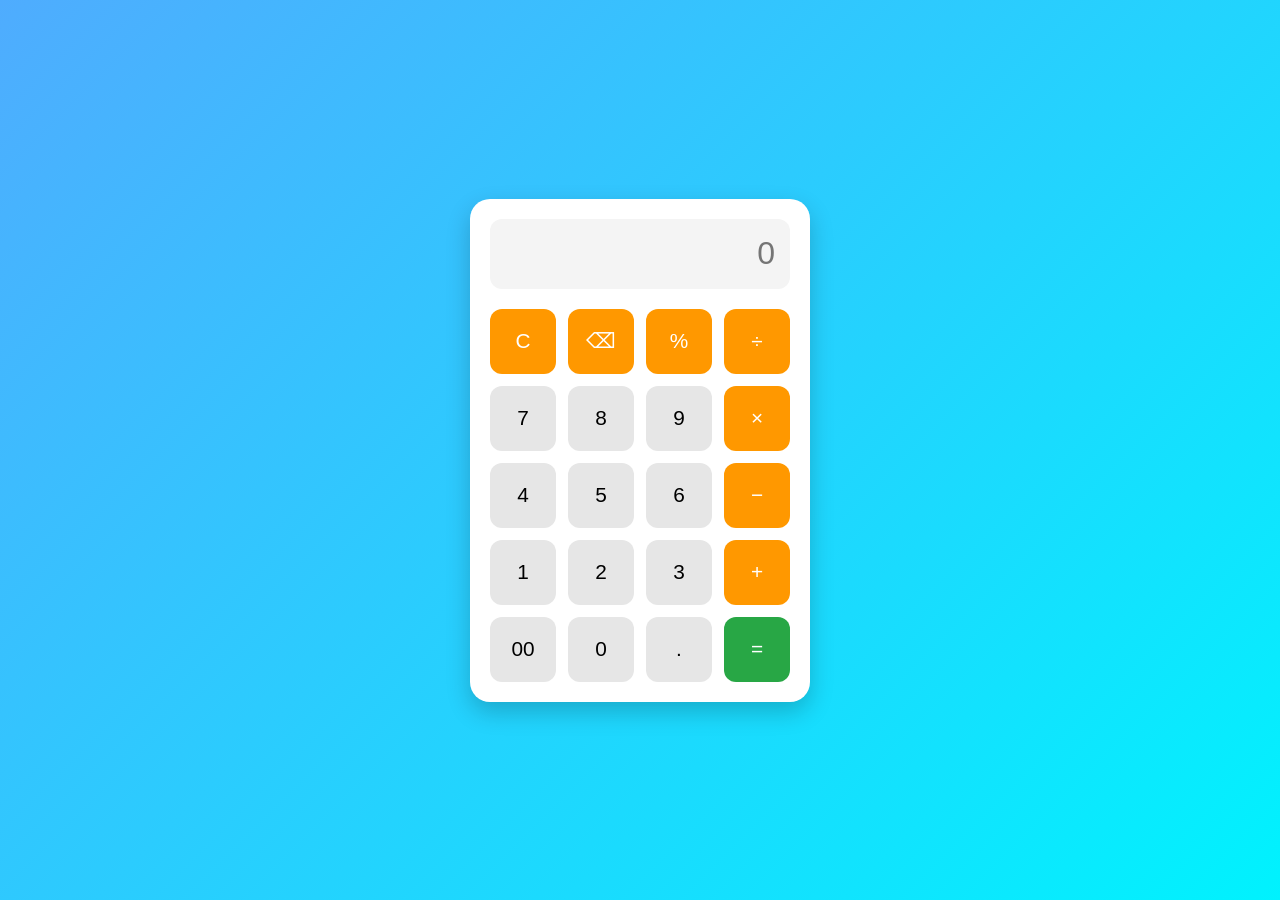
<file: Calculator/index.html>
<!DOCTYPE html>
<html lang="en">
<head>
    <meta charset="UTF-8">
    <meta name="viewport" content="width=device-width, initial-scale=1.0">
    <title>Basic Calculator</title>
    <link rel="stylesheet" href="style.css">
</head>
<body>

    <div class="calculator">

        <input type="text" id="display" placeholder="0" readonly>

        <div class="buttons">

            <button class="operator" data-value="C">C</button>
            <button class="operator" data-value="DEL">⌫</button>
            <button class="operator" data-value="%">%</button>
            <button class="operator" data-value="/">÷</button>

            <button data-value="7">7</button>
            <button data-value="8">8</button>
            <button data-value="9">9</button>
            <button class="operator" data-value="*">×</button>

            <button data-value="4">4</button>
            <button data-value="5">5</button>
            <button data-value="6">6</button>
            <button class="operator" data-value="-">−</button>

            <button data-value="1">1</button>
            <button data-value="2">2</button>
            <button data-value="3">3</button>
            <button class="operator" data-value="+">+</button>

            <button data-value="00">00</button>
            <button data-value="0">0</button>
            <button data-value=".">.</button>
            <button class="equal" data-value="=">=</button>

        </div>

    </div>

    <script src="script.js"></script>

</body>
</html>
</file>
<file: Calculator/style.css>
* {
    margin: 0;
    padding: 0;
    box-sizing: border-box;
    font-family: Arial, Helvetica, sans-serif;
}

body {
    display: flex;
    justify-content: center;
    align-items: center;
    height: 100vh;
    background: linear-gradient(135deg, #4facfe, #00f2fe);
}

.calculator {
    background: #ffffff;
    padding: 20px;
    border-radius: 20px;
    box-shadow: 0 10px 25px rgba(0, 0, 0, 0.2);
    width: 340px;
}

#display {
    width: 100%;
    height: 70px;
    border: none;
    outline: none;
    border-radius: 12px;
    background: #f4f4f4;
    text-align: right;
    font-size: 2rem;
    padding: 15px;
    margin-bottom: 20px;
    color: #333;
}

.buttons {
    display: grid;
    grid-template-columns: repeat(4, 1fr);
    gap: 12px;
}

button {
    height: 65px;
    border: none;
    border-radius: 12px;
    font-size: 1.3rem;
    cursor: pointer;
    background: #e6e6e6;
    transition: 0.3s;
}

button:hover {
    background: #d4d4d4;
    transform: scale(1.05);
}

.operator {
    background: #ff9800;
    color: white;
}

.operator:hover {
    background: #f57c00;
}

.equal {
    background: #28a745;
    color: white;
}

.equal:hover {
    background: #218838;
}

@media (max-width: 400px) {
    .calculator {
        width: 95%;
        padding: 15px;
    }

    button {
        height: 60px;
        font-size: 1.1rem;
    }

    #display {
        font-size: 1.7rem;
        height: 65px;
    }
}
</file>
